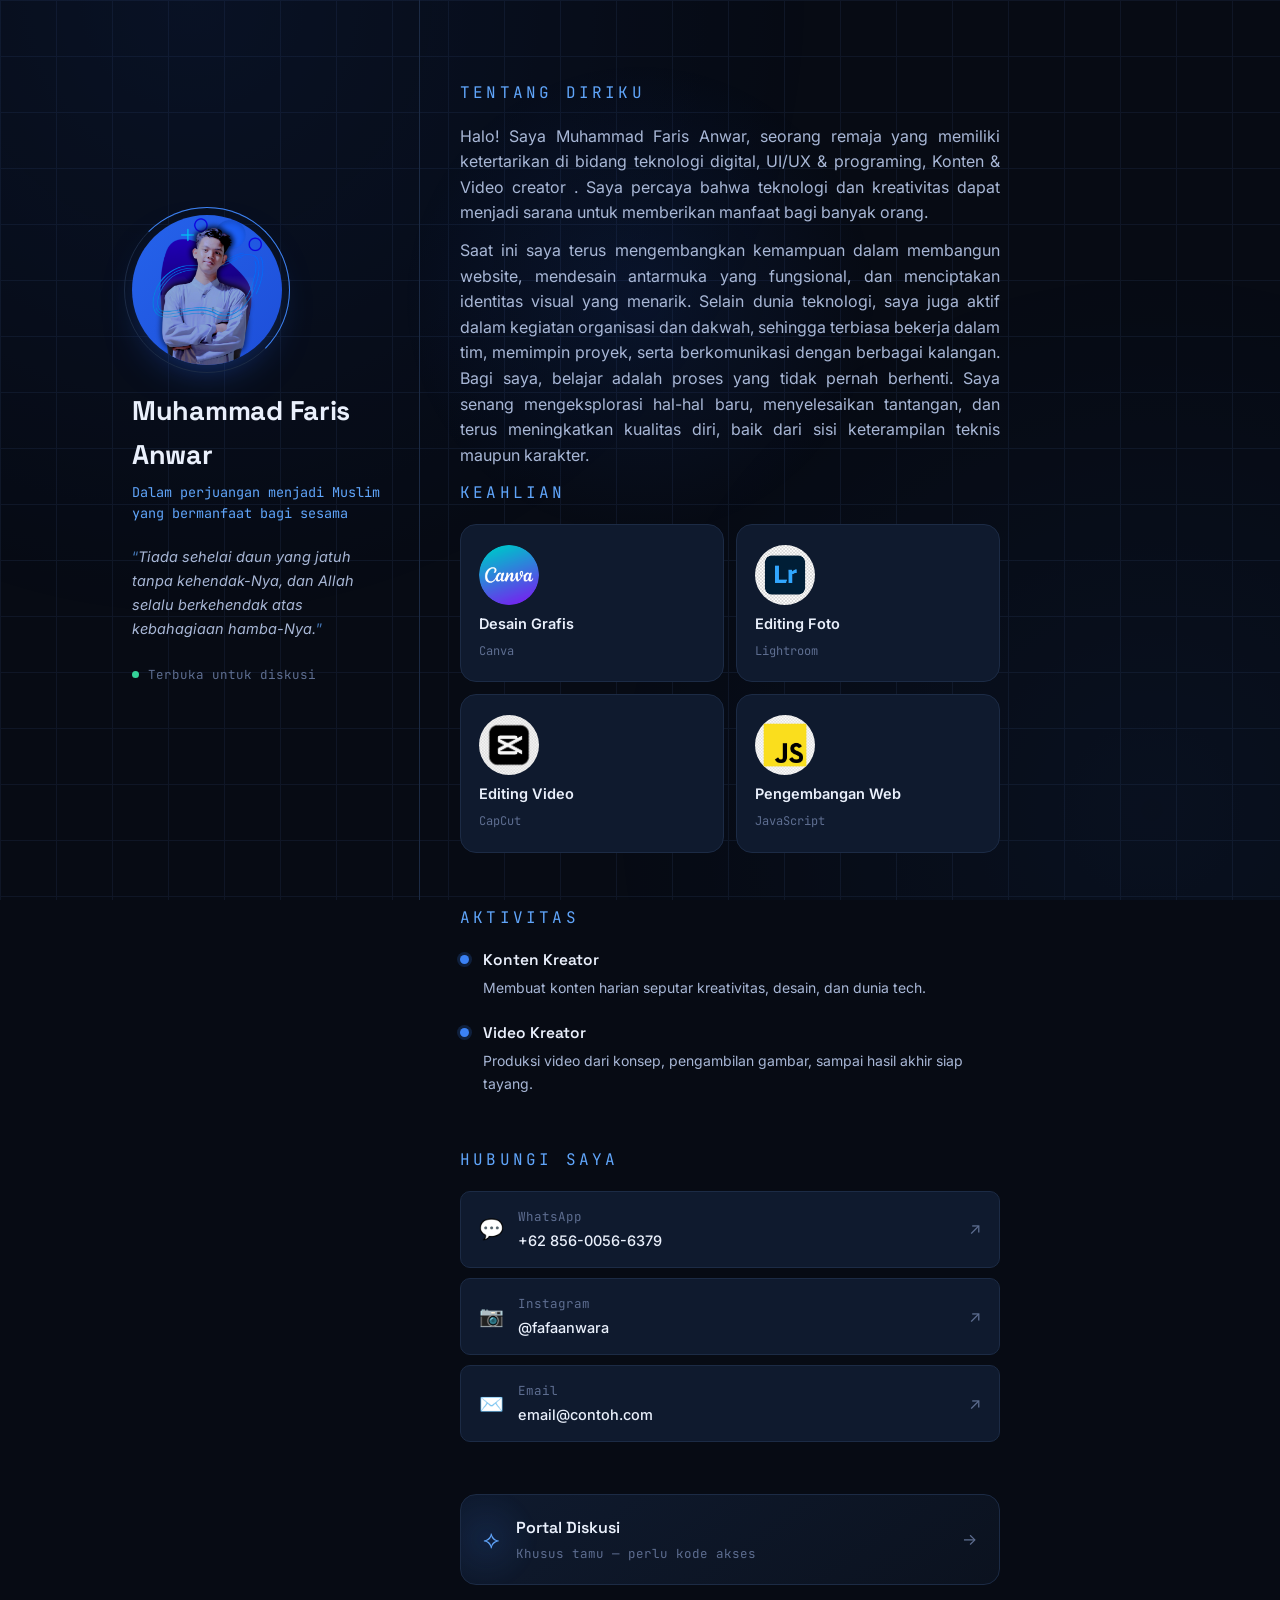
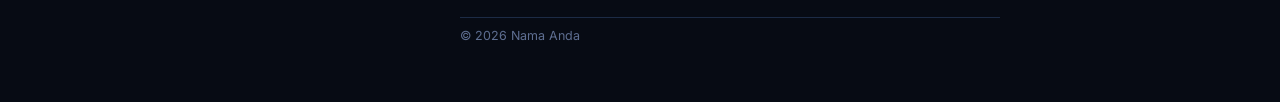
<file: index.html>
<!DOCTYPE html>
<html lang="id">
<head>
<meta charset="UTF-8">
<meta name="viewport" content="width=device-width, initial-scale=1.0">
<title>Personal-Website | Muhammad Faris Anwar</title>
<meta name="description" content="Konten kreator & video kreator — desain, editing, dan coding.">
<link rel="preconnect" href="https://fonts.googleapis.com">
<link rel="preconnect" href="https://fonts.gstatic.com" crossorigin>
<link href="https://fonts.googleapis.com/css2?family=Space+Grotesk:wght@500;600;700&family=Inter:wght@400;500;600&family=JetBrains+Mono:wght@400;500&display=swap" rel="stylesheet">
<link rel="stylesheet" href="style.css">
</head>
<body>

<div class="grid-bg" aria-hidden="true"></div>
<div class="cursor-glow" id="cursorGlow" aria-hidden="true"></div>

<div class="page">

  <!-- ===== SIDE / IDENTITY (sticky on desktop, top on mobile) ===== -->
  <aside class="identity-pane">
    <div class="identity-inner">
      <div class="avatar" id="avatar">
        <img src="/Black & White Letter BS Logo Instagram Post.png" style="height:100%; border-radius:200px;">
        <span class="avatar-ring"></span>
      </div>

      <h1>Muhammad Faris Anwar</h1>
      <p class="role">Dalam perjuangan menjadi Muslim yang bermanfaat bagi sesama</p>

      <p class="motto">
        <span class="quote-mark">“</span>Tiada sehelai daun yang jatuh tanpa kehendak-Nya, dan Allah selalu berkehendak atas kebahagiaan hamba-Nya.<span class="quote-mark">”</span>
      </p>

      <div class="identity-meta">
        <span class="meta-dot"></span>
        <span>Terbuka untuk diskusi</span>
      </div>
    </div>
  </aside>

  <!-- ===== MAIN CONTENT ===== -->
  <main class="content-pane">

    <!-- ===== KEAHLIAN ===== -->
    <section class="block" id="skills">
      <span class="eyebrow">Tentang diriku</span>
      <p class="about-me">Halo! Saya Muhammad Faris Anwar, seorang remaja yang memiliki ketertarikan di bidang teknologi digital, UI/UX & programing, Konten & Video creator . Saya percaya bahwa teknologi dan kreativitas dapat menjadi sarana untuk memberikan manfaat bagi banyak orang.</p>

      <p class="about-me">Saat ini saya terus mengembangkan kemampuan dalam membangun website, mendesain antarmuka yang fungsional, dan menciptakan identitas visual yang menarik. Selain dunia teknologi, saya juga aktif dalam kegiatan organisasi dan dakwah, sehingga terbiasa bekerja dalam tim, memimpin proyek, serta berkomunikasi dengan berbagai kalangan.
          Bagi saya, belajar adalah proses yang tidak pernah berhenti. Saya senang mengeksplorasi hal-hal baru, menyelesaikan tantangan, dan terus meningkatkan kualitas diri, baik dari sisi keterampilan teknis maupun karakter.</p>
      <span class="eyebrow">Keahlian</span>
      <div class="skill-grid">
        <div class="skill-pill">
          <img src="logo-canva-png.webp" class="skill-logo">
          <span class="skill-name">Desain Grafis</span>
          <span class="skill-tool">Canva</span>
        </div>
        <div class="skill-pill">
          <img src="Adobe-Lightroom-Logo-Photo-Editing.webp" class="skill-logo">
          <span class="skill-name">Editing Foto</span>
          <span class="skill-tool">Lightroom</span>
        </div>
        <div class="skill-pill">
          <img src="CapCut-Logo-Video-Editing-App-Icon.webp" class="skill-logo">
          <span class="skill-name">Editing Video</span>
          <span class="skill-tool">CapCut</span>
        </div>
        <div class="skill-pill">
          <img src="JavaScript.webp" class="skill-logo">
          <span class="skill-name">Pengembangan Web</span>
          <span class="skill-tool">JavaScript</span>
        </div>
      </div>
    </section>

    <!-- ===== AKTIVITAS ===== -->
    <section class="block" id="roles">
      <span class="eyebrow">Aktivitas</span>
      <div class="role-list">
        <div class="role-item">
          <span class="role-dot"></span>
          <div class="role-text">
            <h3>Konten Kreator</h3>
            <p>Membuat konten harian seputar kreativitas, desain, dan dunia tech.</p>
          </div>
        </div>
        <div class="role-item">
          <span class="role-dot"></span>
          <div class="role-text">
            <h3>Video Kreator</h3>
            <p>Produksi video dari konsep, pengambilan gambar, sampai hasil akhir siap tayang.</p>
          </div>
        </div>
      </div>
    </section>

    <!-- ===== SOSIAL MEDIA ===== -->
    <section class="block" id="contact">
      <span class="eyebrow">Hubungi Saya</span>
      <div class="social-list">
        <a href="https://wa.me/6285600566379" class="social-link wa" target="_blank" rel="noopener">
          <span class="social-icon" aria-hidden="true">💬</span>
          <span class="social-text">
            <span class="social-label">WhatsApp</span>
            <span class="social-value">+62 856-0056-6379</span>
          </span>
          <span class="arrow" aria-hidden="true">↗</span>
        </a>
        <a href="https://instagram.com/fafaanwara" class="social-link ig" target="_blank" rel="noopener">
          <span class="social-icon" aria-hidden="true">📷</span>
          <span class="social-text">
            <span class="social-label">Instagram</span>
            <span class="social-value">@fafaanwara</span>
          </span>
          <span class="arrow" aria-hidden="true">↗</span>
        </a>
        <a href="mailto:email@contoh.com" class="social-link mail">
          <span class="social-icon" aria-hidden="true">✉️</span>
          <span class="social-text">
            <span class="social-label">Email</span>
            <span class="social-value">email@contoh.com</span>
          </span>
          <span class="arrow" aria-hidden="true">↗</span>
        </a>
      </div>
    </section>

    <!-- ===== PORTAL DISKUSI ===== -->
    <section class="block">
      <a href="discussion.html" class="portal-btn">
        <span class="portal-ring" aria-hidden="true"></span>
        <span class="portal-icon" aria-hidden="true">⟡</span>
        <span class="portal-text">
          <span class="portal-title">Portal Diskusi</span>
          <span class="portal-sub">Khusus tamu — perlu kode akses</span>
        </span>
        <span class="portal-go" aria-hidden="true">→</span>
      </a>
    </section>

    <footer class="page-footer">
      <span>© 2026 Nama Anda</span>
    </footer>

  </main>
</div>

<script src="script.js"></script>
</body>
</html>
</file>
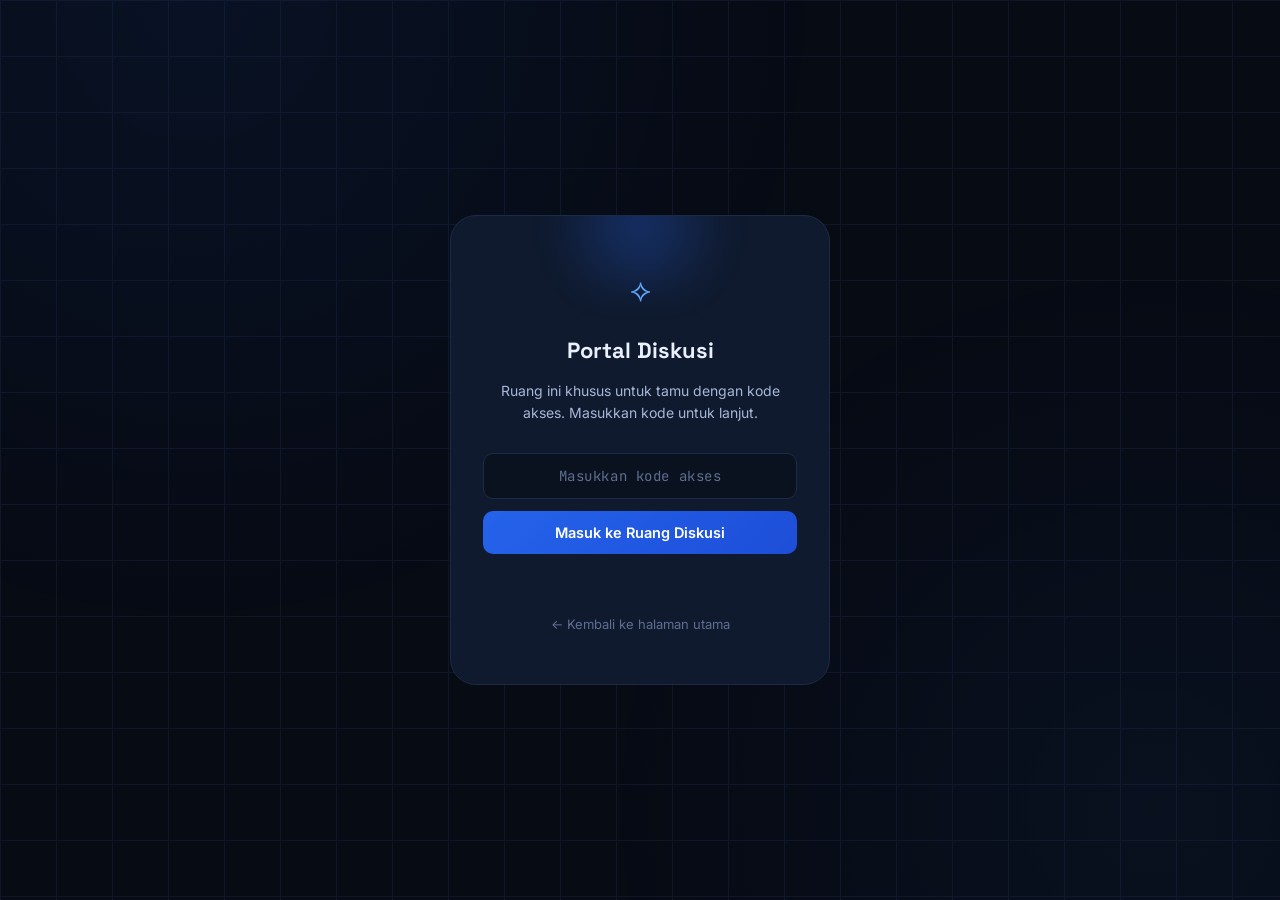
<file: discussion.html>
<!DOCTYPE html>
<html lang="id">
<head>
<meta charset="UTF-8">
<meta name="viewport" content="width=device-width, initial-scale=1.0">
<title>Portal Diskusi — Kode Akses</title>
<link rel="preconnect" href="https://fonts.googleapis.com">
<link rel="preconnect" href="https://fonts.gstatic.com" crossorigin>
<link href="https://fonts.googleapis.com/css2?family=Space+Grotesk:wght@500;600;700&family=Inter:wght@400;500;600&family=JetBrains+Mono:wght@400;500&display=swap" rel="stylesheet">
<link rel="stylesheet" href="style.css">
</head>
<body>

<div class="grid-bg" aria-hidden="true"></div>

<main class="gate-wrap" id="gateWrap">
  <div class="gate-card">
    <span class="gate-ring" aria-hidden="true"></span>
    <span class="gate-icon" aria-hidden="true">⟡</span>
    <h1>Portal Diskusi</h1>
    <p class="gate-sub">Ruang ini khusus untuk tamu dengan kode akses. Masukkan kode untuk lanjut.</p>

    <form id="gateForm" autocomplete="off">
      <input
        type="text"
        id="gateInput"
        placeholder="Masukkan kode akses"
        aria-label="Kode akses"
        autocomplete="off"
      >
      <button type="submit">Masuk ke Ruang Diskusi</button>
    </form>

    <p class="gate-error" id="gateError" role="alert">Kode salah. Coba lagi.</p>
    <a href="index.html" class="gate-back">← Kembali ke halaman utama</a>
  </div>
</main>

<script src="discussion.js"></script>
</body>
</html>
</file>
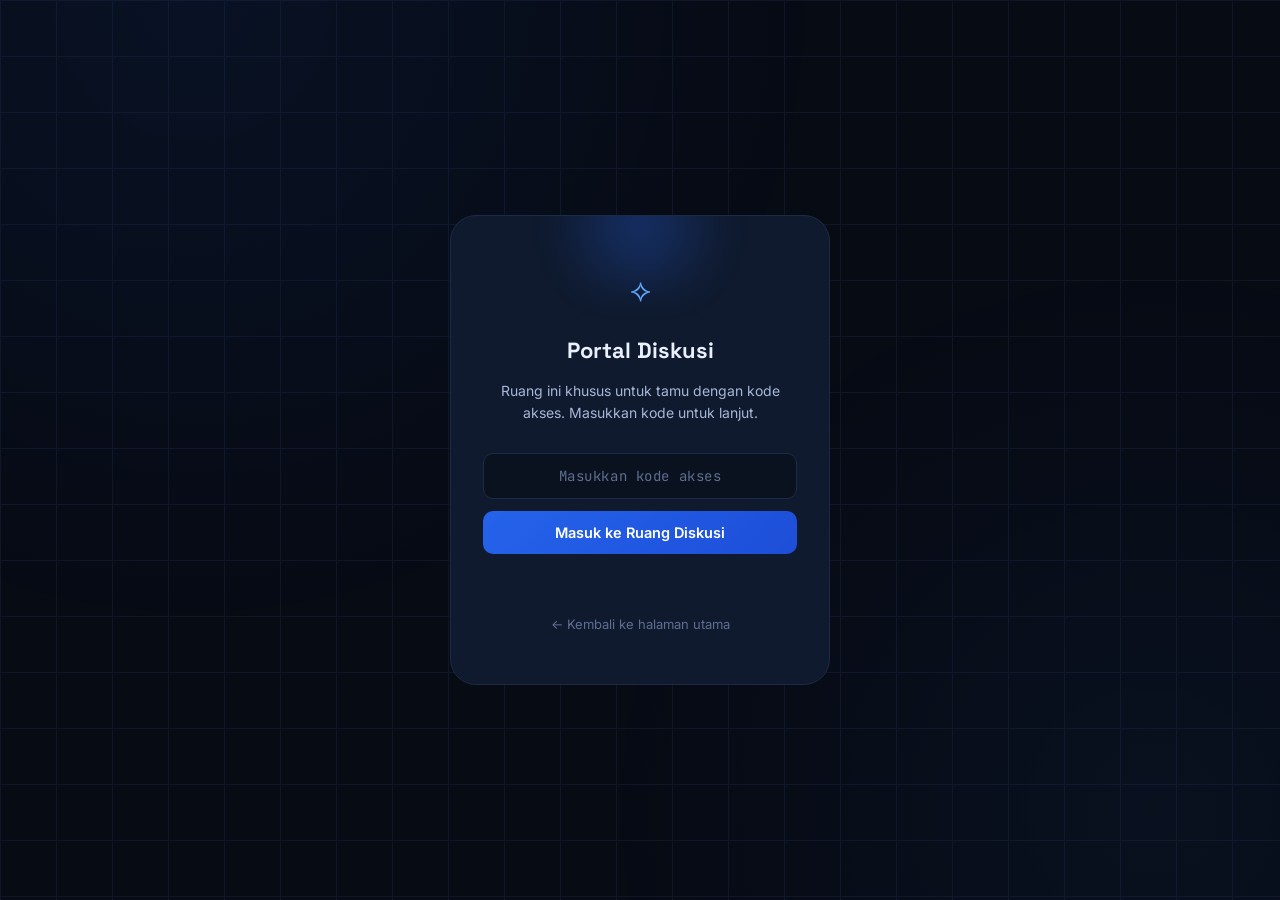
<file: room.html>
<!DOCTYPE html>
<html lang="id">
<head>
<meta charset="UTF-8">
<meta name="viewport" content="width=device-width, initial-scale=1.0">
<title>Ruang Diskusi</title>
<link rel="preconnect" href="https://fonts.googleapis.com">
<link rel="preconnect" href="https://fonts.gstatic.com" crossorigin>
<link href="https://fonts.googleapis.com/css2?family=Space+Grotesk:wght@500;600;700&family=Inter:wght@400;500;600&family=JetBrains+Mono:wght@400;500&display=swap" rel="stylesheet">
<link rel="stylesheet" href="style.css">
</head>
<body>

<div class="grid-bg" aria-hidden="true"></div>

<main class="discussion-wrap">
  <header class="discussion-header">
    <div class="discussion-header-top">
      <h1>Ruang Diskusi</h1>
      <button id="logoutBtn" class="logout-btn">Keluar dari portal</button>
    </div>
    <p>Selamat datang. Tempat ini untuk berbagi ide dan catatan singkat.</p>
  </header>

  <section class="discussion-content">
    <div class="discussion-input-area">
      <textarea
        id="messageInput"
        placeholder="Tulis pesan atau catatan di sini…"
        rows="4"
      ></textarea>
      <div class="input-row">
        <span class="input-hint">Ctrl + Enter untuk simpan cepat</span>
        <button id="saveMessage" class="save-btn">Simpan Catatan</button>
      </div>
    </div>

    <div class="discussion-messages" id="messagesContainer">
      <p class="empty-state">Belum ada catatan. Mulai tulis sesuatu.</p>
    </div>
  </section>
</main>

<script src="room.js"></script>
</body>
</html>
</file>
<file: style.css>
/* ===========================================================
   DESIGN TOKENS
   =========================================================== */
:root{
  --bg:            #070B14;
  --bg-soft:       #0B121F;
  --panel:         #0F1A2E;
  --panel-border:  #1C2B45;
  --line:          #182338;

  --blue-deep:     #1D4ED8;
  --blue:          #2563EB;
  --blue-bright:   #3B82F6;
  --blue-glow:     #60A5FA;

  --amber:         #F0A93C;
  --red:           #EF4444;
  --green:         #34D399;

  --text-hi:       #EAF0FC;
  --text-mid:      #A8B7D6;
  --text-low:      #5E6E91;

  --font-display:  'Space Grotesk', sans-serif;
  --font-body:     'Inter', sans-serif;
  --font-mono:     'JetBrains Mono', monospace;

  --radius-sm: 10px;
  --radius-md: 16px;
  --radius-lg: 26px;
}

*{ margin:0; padding:0; box-sizing:border-box; }

html{ scroll-behavior: smooth; }

body{
  background: var(--bg);
  color: var(--text-mid);
  font-family: var(--font-body);
  min-height: 100vh;
  position: relative;
  overflow-x: hidden;
  line-height: 1.6;
}

a{ color:inherit; text-decoration:none; }
button{ font-family: inherit; cursor:pointer; }
h1, h2, h3{ font-family: var(--font-display); color: var(--text-hi); }

@media (prefers-reduced-motion: reduce){
  *, *::before, *::after{
    animation-duration: 0.01ms !important;
    transition-duration: 0.01ms !important;
    scroll-behavior: auto !important;
  }
}

:focus-visible{
  outline: 2px solid var(--blue-bright);
  outline-offset: 3px;
  border-radius: 4px;
}

/* ===========================================================
   AMBIENT BACKGROUND
   =========================================================== */
.grid-bg{
  position: fixed;
  inset: 0;
  z-index: 0;
  background-image:
    radial-gradient(circle at 15% 0%, rgba(37,99,235,0.16), transparent 45%),
    radial-gradient(circle at 90% 90%, rgba(59,130,246,0.10), transparent 40%),
    linear-gradient(var(--line) 1px, transparent 1px),
    linear-gradient(90deg, var(--line) 1px, transparent 1px);
  background-size: auto, auto, 56px 56px, 56px 56px;
  opacity: 0.5;
  pointer-events: none;
}

.cursor-glow{
  position: fixed;
  top: 0; left: 0;
  z-index: 0;
  width: 480px; height: 480px;
  margin-left: -240px;
  margin-top: -240px;
  border-radius: 50%;
  background: radial-gradient(circle, rgba(37,99,235,0.10), transparent 70%);
  pointer-events: none;
  will-change: transform;
}

/* ===========================================================
   PAGE LAYOUT — split desktop, stacked mobile
   =========================================================== */
.page{
  position: relative;
  z-index: 1;
  max-width: 1080px;
  margin: 0 auto;
  display: grid;
  grid-template-columns: 320px 1fr;
  gap: 0;
  min-height: 100vh;
}

/* ----- Identity pane (left / top) ----- */
.identity-pane{
  position: sticky;
  top: 0;
  align-self: start;
  height: 100vh;
  display: flex;
  align-items: center;
  padding: 0 32px;
  border-right: 1px solid var(--panel-border);
}

.identity-inner{
  width: 100%;
}

.avatar{
  position: relative;
  width: 150px; height: 150px;
  margin-bottom: 24px;
  border-radius: 50%;
  background: linear-gradient(135deg, var(--blue), var(--blue-deep));
  display: flex;
  align-items: center;
  justify-content: center;
  font-family: var(--font-display);
  font-size: 25px;
  font-weight: 700;
  color: #fff;
  box-shadow: 0 16px 40px -16px rgba(37,99,235,0.55);
  transition: transform 0.3s ease-out;
}

.avatar-ring{
  position: absolute;
  inset: -8px;
  border-radius: 50%;
  border: 1px solid var(--panel-border);
}
.avatar-ring::before{
  content:'';
  position: absolute;
  inset: -1px;
  border-radius: 50%;
  border: 1px solid transparent;
  border-top-color: var(--blue-bright);
  border-right-color: var(--blue-bright);
  animation: spin 7s linear infinite;
}
@keyframes spin{ to{ transform: rotate(360deg); } }

.identity-inner h1{
  font-size: 27px;
  font-weight: 700;
  margin-bottom: 6px;
  letter-spacing: -0.01em;
}

.identity-inner .role{
  font-size: 13.5px;
  color: var(--blue-glow);
  font-family: var(--font-mono);
  margin-bottom: 20px;
}

.motto{
  font-size: 14.5px;
  font-style: italic;
  color: var(--text-mid);
  line-height: 1.65;
  margin-bottom: 24px;
}
.quote-mark{
  color: var(--blue-glow);
  font-style: normal;
  opacity: 0.7;
}

.identity-meta{
  display: flex;
  align-items: center;
  gap: 9px;
  font-size: 12.5px;
  color: var(--text-low);
  font-family: var(--font-mono);
}
.meta-dot{
  width: 7px; height: 7px;
  border-radius: 50%;
  background: var(--green);
  box-shadow: 0 0 0 0 rgba(52,211,153,0.5);
  animation: pulse 2.2s infinite;
}
@keyframes pulse{
  0%{ box-shadow: 0 0 0 0 rgba(52,211,153,0.5); }
  70%{ box-shadow: 0 0 0 6px rgba(52,211,153,0); }
  100%{ box-shadow: 0 0 0 0 rgba(52,211,153,0); }
}

/* ----- Content pane (right / bottom) ----- */
.content-pane{
  padding: 80px 40px 56px;
  max-width: 620px;
}

.eyebrow{
  display: block;
  font-family: var(--font-mono);
  font-size: 16px;
  letter-spacing: 0.20em;
  color: var(--blue-glow);
  margin-bottom: 18px;
  text-transform: uppercase;
  text-align: justify;
}
.about-me{
  text-align: justify;
  margin-bottom: 12px;
}

.block{
  margin-bottom: 52px;
  opacity: 0;
  transform: translateY(20px);
  transition: opacity 0.6s ease, transform 0.6s ease;
}
.block.is-visible{
  opacity: 1;
  transform: translateY(0);
}
.block:last-of-type{ margin-bottom: 32px; }

/* ----- Skills ----- */
.skill-grid{
  display: grid;
  grid-template-columns: 1fr 1fr;
  gap: 12px;
}

.skill-pill{
  background: var(--panel);
  border: 1px solid var(--panel-border);
  border-radius: var(--radius-md);
  padding: 20px 18px;
  display: flex;
  flex-direction: column;
  gap: 7px;
  transition: border-color 0.25s, transform 0.25s, background 0.25s;
}
.skill-pill:hover{
  border-color: var(--blue);
  background: rgba(37,99,235,0.06);
  transform: translateY(-3px);
}

.skill-logo{
  height: 60px;
  width: 60px;
  border-radius: 50%;
}

.skill-name{
  font-size: 14.5px;
  font-weight: 600;
  color: var(--text-hi);
  
}

.skill-tool{
  font-family: var(--font-mono);
  font-size: 12px;
  color: var(--text-low);
}

/* ----- Roles ----- */
.role-list{
  display: flex;
  flex-direction: column;
  gap: 22px;
}

.role-item{
  display: flex;
  align-items: flex-start;
  gap: 14px;
}

.role-dot{
  width: 9px; height: 9px;
  margin-top: 7px;
  flex-shrink: 0;
  border-radius: 50%;
  background: var(--blue-bright);
  box-shadow: 0 0 0 3px rgba(59,130,246,0.18);
}

.role-text h3{
  font-size: 15.5px;
  font-weight: 600;
  margin-bottom: 4px;
}
.role-text p{
  font-size: 14px;
  color: var(--text-mid);
  line-height: 1.6;
}

/* ----- Socials ----- */
.social-list{
  display: flex;
  flex-direction: column;
  gap: 10px;
}

.social-link{
  display: flex;
  align-items: center;
  gap: 14px;
  background: var(--panel);
  border: 1px solid var(--panel-border);
  border-radius: var(--radius-sm);
  padding: 15px 18px;
  transition: border-color 0.25s, transform 0.2s, background 0.25s;
}
.social-link:hover{
  border-color: var(--blue);
  background: rgba(37,99,235,0.07);
  transform: translateX(4px);
}

.social-icon{ font-size: 20px; }

.social-text{
  display: flex;
  flex-direction: column;
  gap: 2px;
  flex: 1;
}

.social-label{
  font-size: 12.5px;
  color: var(--text-low);
  font-family: var(--font-mono);
}

.social-value{
  font-size: 14.5px;
  font-weight: 500;
  color: var(--text-hi);
}

.arrow{
  color: var(--text-low);
  font-size: 16px;
  transition: transform 0.2s, color 0.2s;
}
.social-link:hover .arrow{
  color: var(--blue-glow);
  transform: translate(2px, -2px);
}

/* ----- Portal ----- */
.portal-btn{
  display: flex;
  align-items: center;
  gap: 16px;
  padding: 20px 22px;
  background: linear-gradient(145deg, var(--panel), var(--bg-soft));
  border: 1px solid var(--panel-border);
  border-radius: var(--radius-md);
  position: relative;
  overflow: hidden;
  transition: border-color 0.3s, transform 0.3s;
}
.portal-btn:hover{
  border-color: var(--blue-bright);
  transform: translateY(-3px);
}
.portal-btn:hover .portal-ring{
  transform: scale(1.2);
  opacity: 0.55;
}

.portal-ring{
  position: absolute;
  width: 100px; height: 100px;
  left: -24px;
  border-radius: 50%;
  background: radial-gradient(circle, rgba(59,130,246,0.35), transparent 70%);
  filter: blur(6px);
  transition: transform 0.4s ease, opacity 0.4s ease;
  opacity: 0.3;
}

.portal-icon{
  position: relative;
  font-size: 25px;
  color: var(--blue-glow);
  z-index: 1;
}

.portal-text{
  position: relative;
  z-index: 1;
  display: flex;
  flex-direction: column;
  gap: 3px;
  flex: 1;
}

.portal-title{
  font-family: var(--font-display);
  font-size: 16px;
  font-weight: 600;
  color: var(--text-hi);
}

.portal-sub{
  font-size: 12.5px;
  color: var(--text-low);
  font-family: var(--font-mono);
}

.portal-go{
  position: relative;
  z-index: 1;
  color: var(--text-low);
  font-size: 16px;
  transition: transform 0.2s, color 0.2s;
}
.portal-btn:hover .portal-go{
  color: var(--blue-glow);
  transform: translateX(3px);
}

/* ----- Footer ----- */
.page-footer{
  font-size: 12.5px;
  color: var(--text-low);
  padding-top: 8px;
  border-top: 1px solid var(--panel-border);
}

/* ===========================================================
   PORTAL GATE PAGE (discussion.html)
   =========================================================== */
.gate-wrap{
  position: relative;
  z-index: 1;
  min-height: 100vh;
  display: flex;
  align-items: center;
  justify-content: center;
  padding: 24px;
}

.gate-card{
  position: relative;
  width: 100%;
  max-width: 380px;
  background: var(--panel);
  border: 1px solid var(--panel-border);
  border-radius: var(--radius-lg);
  padding: 48px 32px;
  text-align: center;
  overflow: hidden;
  animation: fadeUp 0.5s ease both;
}

.gate-ring{
  position: absolute;
  top: -60px; left: 50%;
  transform: translateX(-50%);
  width: 220px; height: 140px;
  background: radial-gradient(circle, rgba(37,99,235,0.3), transparent 70%);
  filter: blur(14px);
}

.gate-icon{
  position: relative;
  display: block;
  font-size: 32px;
  color: var(--blue-glow);
  margin-bottom: 18px;
}

.gate-card h1{
  position: relative;
  font-size: 22px;
  font-weight: 700;
  margin-bottom: 12px;
}

.gate-sub{
  position: relative;
  font-size: 14px;
  color: var(--text-mid);
  line-height: 1.6;
  margin-bottom: 28px;
}

#gateForm{
  position: relative;
  display: flex;
  flex-direction: column;
  gap: 12px;
  margin-bottom: 18px;
}

#gateInput{
  width: 100%;
  padding: 13px 16px;
  background: var(--bg-soft);
  border: 1px solid var(--panel-border);
  border-radius: var(--radius-sm);
  color: var(--text-hi);
  font-family: var(--font-mono);
  font-size: 14px;
  text-align: center;
  letter-spacing: 0.04em;
  transition: border-color 0.2s;
}
#gateInput::placeholder{ color: var(--text-low); }
#gateInput:focus{ border-color: var(--blue-bright); outline: none; }

#gateForm button{
  padding: 13px 16px;
  background: linear-gradient(135deg, var(--blue), var(--blue-deep));
  border: none;
  border-radius: var(--radius-sm);
  color: #fff;
  font-size: 14.5px;
  font-weight: 600;
  transition: transform 0.2s, box-shadow 0.2s;
}
#gateForm button:hover{
  transform: translateY(-2px);
  box-shadow: 0 10px 26px -10px rgba(37,99,235,0.6);
}

.gate-error{
  position: relative;
  font-size: 13px;
  color: var(--red);
  margin-bottom: 18px;
  min-height: 16px;
  opacity: 0;
  transition: opacity 0.2s;
}
.gate-error.show{ opacity: 1; }

.gate-card.shake{ animation: shake 0.4s ease; }
@keyframes shake{
  0%, 100%{ transform: translateX(0); }
  25%{ transform: translateX(-6px); }
  75%{ transform: translateX(6px); }
}

.gate-back{
  position: relative;
  display: inline-block;
  font-size: 13px;
  color: var(--text-low);
  transition: color 0.2s;
}
.gate-back:hover{ color: var(--blue-glow); }

@keyframes fadeUp{
  from{ opacity:0; transform: translateY(14px); }
  to{ opacity:1; transform: translateY(0); }
}

/* ===========================================================
   DISCUSSION ROOM (room.html)
   =========================================================== */
.discussion-wrap{
  position: relative;
  z-index: 1;
  max-width: 680px;
  margin: 0 auto;
  padding: 56px 24px 64px;
  animation: fadeUp 0.5s ease both;
}

.discussion-header{
  margin-bottom: 36px;
}

.discussion-header-top{
  display: flex;
  align-items: center;
  justify-content: space-between;
  gap: 16px;
  margin-bottom: 10px;
}

.discussion-header h1{
  font-size: 25px;
  font-weight: 700;
}

.discussion-header p{
  font-size: 14.5px;
  color: var(--text-mid);
  line-height: 1.6;
}

.logout-btn{
  flex-shrink: 0;
  padding: 9px 16px;
  background: transparent;
  border: 1px solid var(--panel-border);
  border-radius: var(--radius-sm);
  color: var(--text-mid);
  font-size: 13px;
  transition: border-color 0.2s, color 0.2s;
}
.logout-btn:hover{
  border-color: var(--blue-bright);
  color: var(--text-hi);
}

.discussion-input-area{
  background: var(--panel);
  border: 1px solid var(--panel-border);
  border-radius: var(--radius-md);
  padding: 20px;
  margin-bottom: 28px;
}

.discussion-input-area textarea{
  width: 100%;
  padding: 13px;
  background: var(--bg-soft);
  border: 1px solid var(--panel-border);
  border-radius: var(--radius-sm);
  color: var(--text-hi);
  font-family: var(--font-body);
  font-size: 14.5px;
  resize: vertical;
  margin-bottom: 14px;
  transition: border-color 0.2s;
}
.discussion-input-area textarea:focus{
  border-color: var(--blue-bright);
  outline: none;
}
.discussion-input-area textarea::placeholder{ color: var(--text-low); }

.discussion-input-area textarea.input-error{
  border-color: var(--red);
  animation: shake 0.4s ease;
}

.input-row{
  display: flex;
  align-items: center;
  justify-content: space-between;
  gap: 12px;
  flex-wrap: wrap;
}

.input-hint{
  font-size: 12px;
  color: var(--text-low);
  font-family: var(--font-mono);
}

.save-btn{
  padding: 11px 22px;
  background: linear-gradient(135deg, var(--blue), var(--blue-deep));
  border: none;
  border-radius: var(--radius-sm);
  color: #fff;
  font-size: 14px;
  font-weight: 600;
  transition: transform 0.2s, box-shadow 0.2s, background 0.2s;
}
.save-btn:hover{
  transform: translateY(-2px);
  box-shadow: 0 8px 20px -8px rgba(37,99,235,0.5);
}
.save-btn.saved{
  background: linear-gradient(135deg, var(--green), #10B981);
}

.message-card{
  background: var(--panel);
  border: 1px solid var(--panel-border);
  border-radius: var(--radius-md);
  padding: 16px 20px;
  margin-bottom: 12px;
  animation: fadeUp 0.3s ease;
}

.message-header{
  display: flex;
  justify-content: space-between;
  align-items: center;
  margin-bottom: 8px;
}

.message-date{
  font-size: 12px;
  color: var(--text-low);
  font-family: var(--font-mono);
}

.delete-message{
  background: none;
  border: none;
  color: var(--text-low);
  font-size: 15px;
  padding: 4px 8px;
  border-radius: 4px;
  transition: color 0.2s, background 0.2s;
}
.delete-message:hover{
  color: var(--red);
  background: rgba(239,68,68,0.1);
}

.message-text{
  font-size: 14.5px;
  color: var(--text-mid);
  line-height: 1.6;
  white-space: pre-wrap;
  word-break: break-word;
}

.empty-state{
  text-align: center;
  padding: 56px 24px;
  color: var(--text-low);
  font-style: italic;
  border: 1px dashed var(--panel-border);
  border-radius: var(--radius-md);
}

/* ===========================================================
   RESPONSIVE — tablet & mobile
   =========================================================== */
@media (max-width: 860px){
  .page{
    grid-template-columns: 1fr;
  }
  .identity-pane{
    position: relative;
    height: auto;
    border-right: none;
    border-bottom: 1px solid var(--panel-border);
    padding: 56px 28px 40px;
    justify-content: center;
    text-align: center;
  }
  .identity-inner{ display: flex; flex-direction: column; align-items: center; }
  .avatar{ margin-bottom: 20px; }
  .motto{ max-width: 440px; }
  .content-pane{
    padding: 40px 28px 48px;
    max-width: 620px;
    margin: 0 auto;
  }
}

@media (max-width: 480px){
  .identity-pane{ padding: 44px 22px 32px; }
  .identity-inner h1{ font-size: 23px; }
  .content-pane{ padding: 32px 18px 40px; }
  .skill-grid{ grid-template-columns: 1fr 1fr; gap: 10px; }
  .skill-pill{ padding: 16px 14px; }
  .block{ margin-bottom: 40px; }
  .gate-card{ padding: 40px 22px; }
  .discussion-header-top{ flex-direction: column; align-items: flex-start; gap: 12px; }
  .discussion-wrap{ padding: 40px 18px 48px; }
}

@media (max-width: 360px){
  .skill-grid{ grid-template-columns: 1fr; }
}
</file>
